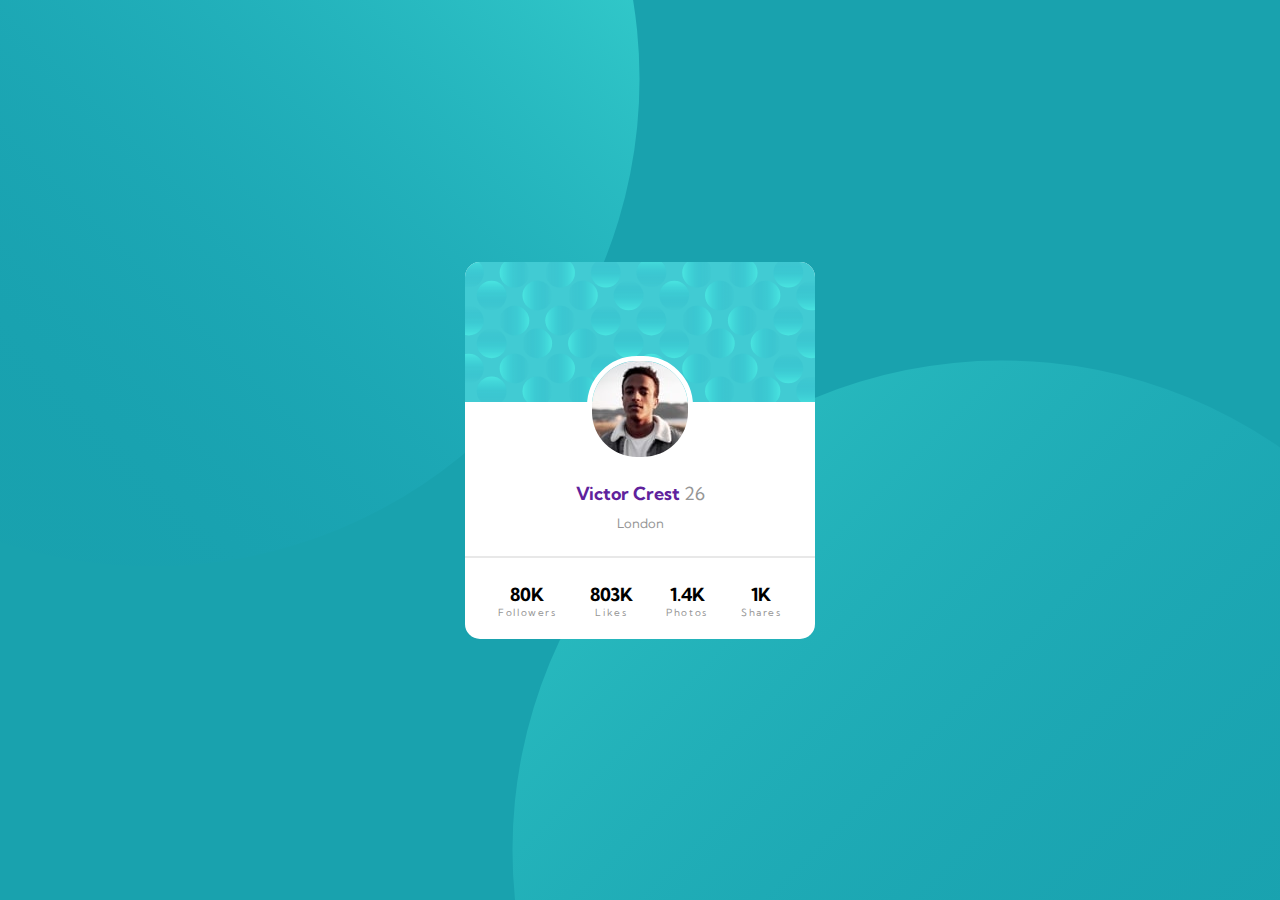
<file: index.html>
<!DOCTYPE html>
<html lang="es">

<head>
  <meta charset="UTF-8" />
  <meta name="viewport" content="width=device-width, initial-scale=1.0" />
  <!-- displays site properly based on user's device -->

  <link rel="icon" type="image/png" sizes="32x32" href="./images/favicon-32x32.png" />

  <title>Andres | Profile card component</title>

  <!-- Feel free to remove these styles or customise in your own stylesheet 👍 -->
  <link rel="stylesheet" href="./Styles/styles.css">
  <link rel="stylesheet" href="./Styles/tablet768.css" media="screen and (min-width: 768px)">
  <link rel="preconnect" href="https://fonts.googleapis.com" />
  <link rel="preconnect" href="https://fonts.gstatic.com" crossorigin />
  <link
    href="https://fonts.googleapis.com/css2?family=Kumbh+Sans:wght@400;700&family=Noto+Sans:wght@300;400&display=swap"
    rel="stylesheet" />
</head>

<body>
  <article class="card" id="tarjeta">
    <img src="./images/bg-pattern-card.svg" alt="" class="profile-back">
    <div>
      <div class="image-profile">
        <img src="./images/image-victor.jpg" alt="victor-profile">
      </div>
      <div class="description">
        <div class="data">
          <span>Victor Crest</span>
          <span>26</span>
        </div>
        <span>London</span>
      </div>
      <div class="stat">
        <div>
          <span>80K</span>
          <span>Followers</span>
        </div>
        <div>
          <span>803K</span>
          <span>Likes</span>
        </div>
        <div>
          <span>1.4K</span>
          <span> Photos</span>
        </div>
      </div>
    </div>
  </article>
</body>
<script src="./index.js"></script>

</html>
</file>
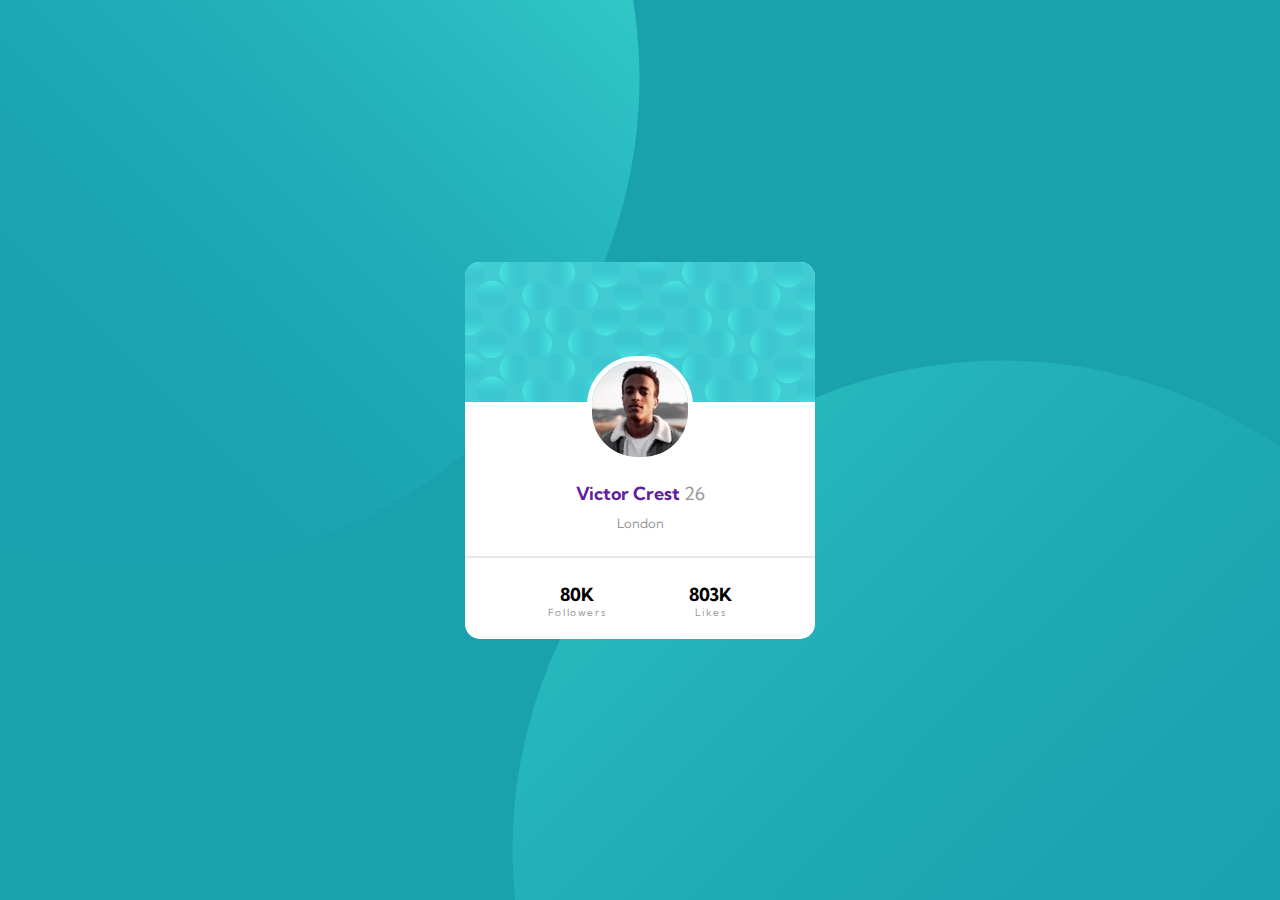
<file: profile-card-component-main/index.html>
<!DOCTYPE html>
<html lang="es">
  <head>
    <meta charset="UTF-8" />
    <meta name="viewport" content="width=device-width, initial-scale=1.0" />
    <!-- displays site properly based on user's device -->

    <link
      rel="icon"
      type="image/png"
      sizes="32x32"
      href="./images/favicon-32x32.png"
    />

    <title>Andres | Profile card component</title>

    <!-- Feel free to remove these styles or customise in your own stylesheet 👍 -->
    <link rel="stylesheet" href="./Styles/styles.css">
    <link rel="stylesheet" href="./Styles/tablet768.css" media="screen and (min-width: 768px)">
    <link rel="preconnect" href="https://fonts.googleapis.com" />
    <link rel="preconnect" href="https://fonts.gstatic.com" crossorigin />
    <link
      href="https://fonts.googleapis.com/css2?family=Kumbh+Sans:wght@400;700&family=Noto+Sans:wght@300;400&display=swap"
      rel="stylesheet"
    />
  </head>
  <body>
    <article class="card">
      <img src="./images/bg-pattern-card.svg" alt="" class="profile-back">
      <div>
        <div class="image-profile">
          <img src="./images/image-victor.jpg" alt="victor-profile">
        </div>
        <div class="description">
          <div class="data">
            <span>Victor Crest</span>
            <span>26</span>
          </div>
          <span>London</span>
        </div>
        <div class="stat">
          <div >
            <span>80K</span>
            <span>Followers</span>
          </div>
          <div>
            <span>803K</span>
            <span>Likes</span>
          </div>
          <div>
            <span>1.4K</span>
            <span>Photos</span>
          </div>
        </div>
      </div>
    </article>
  </body>
</html>
</file>
<file: Styles/styles.css>
:root {
    /*### Primary*/
    --Dark-cyan: hsl(185, 75%, 39%);
    --Very-dark-desaturated-blue: hsl(229, 23%, 23%);
    --Dark-grayish-blue: hsl(227, 10%, 46%);
    /*### Neutral*/
    --Dark-gray: hsl(0, 0%, 59%);
    /*## Typography*/
    /*### Body Copy*/
    --Font-size: 18px;
    font-family: 'Kumbh Sans', sans-serif;
    /*font-family: 'Noto Sans', sans-serif;*/
}

* {
    margin: 0;
    padding: 0;
    box-sizing: border-box;
}

body {
    display: flex;
    height: 100vh;
    width: 100vw;
    align-items: center;
    justify-content: center;
    background: url(../images/bg-pattern-top.svg), url(../images/bg-pattern-bottom.svg);
    background-color: hsl(185, 75%, 39%);
    background-repeat: no-repeat, no-repeat;
    background-position: right 50vw bottom 37vh, left 40vw top 40vh;
}

.card {
    background-color: #fff;
    width: auto;
    /*antes era 95%*/
    border-radius: 15px;
}

.profile-back {
    width: auto;
    height: auto;
    border-radius: 15px 15px 0px 0px;
}

.image-profile {
    display: flex;
    justify-content: center;
    margin: -50px auto 20px auto;
}

.image-profile img {
    border-radius: 50px;
    border: 5px solid #fff;
}

.description {
    display: flex;
    align-items: center;
    flex-direction: column;
}

.data span:nth-child(1) {
    font-weight: 700;
    font-size: var(--Font-size);
    color: black;
}

.data span:nth-child(2) {
    color: var(--Dark-grayish-blue);
}

.description .data span:nth-child(2) {
    font-weight: 400;
    color: var(--Dark-gray);
    padding-top: 10px;
    font-size: 18px;
    margin-bottom: 5px;
}

.description span:nth-child(2) {
    font-weight: 400;
    color: var(--Dark-gray);
    padding-top: 10px;
    font-size: 13px;
    margin-bottom: 5px;
}

.stat {
    display: flex;
    justify-content: space-evenly;
    border-top: 2px solid #e8e8e8;
    margin: 20px 0 0 0;
}

.stat>div {
    display: flex;
    flex-direction: column;
    align-items: center;
    margin: 25px 0 20px 0;
}

.stat>div span:nth-child(1) {
    font-weight: 700;
    font-size: var(--Font-size);
}

.stat>div span:nth-child(2) {
    font-weight: 400;
    font-size: 10px;
    color: var(--Dark-gray);
    letter-spacing: 0.1rem;
}

.stat>div span:nth-child(3) {
    font-weight: 400;
    font-size: 10px;
    color: var(--Dark-gray);
    letter-spacing: 0.1rem;
}
</file>
<file: Styles/tablet768.css>
@media (min-width: 768px) {
    .data span:nth-child(1) {
        color: #5f229c;
    }


}
</file>
<file: profile-card-component-main/Styles/styles.css>
:root {
    /*### Primary*/
    --Dark-cyan: hsl(185, 75%, 39%);
    --Very-dark-desaturated-blue: hsl(229, 23%, 23%);
    --Dark-grayish-blue: hsl(227, 10%, 46%);
    /*### Neutral*/
    --Dark-gray: hsl(0, 0%, 59%);
    /*## Typography*/
    /*### Body Copy*/
    --Font-size: 18px;
    font-family: 'Kumbh Sans', sans-serif;
    /*font-family: 'Noto Sans', sans-serif;*/
}

* {
    margin: 0;
    padding: 0;
    box-sizing: border-box;
}

body {
    display: flex;
    height: 100vh;
    width: 100vw;
    align-items: center;
    justify-content: center;
    background: url(../images/bg-pattern-top.svg), url(../images/bg-pattern-bottom.svg);
    background-color: hsl(185, 75%, 39%);
    background-repeat: no-repeat, no-repeat;
    background-position: right 50vw bottom 37vh, left 40vw top 40vh;
}

.card {
    background-color: #fff;
    width: auto;
    /*antes era 95%*/
    border-radius: 15px;
}

.profile-back {
    width: auto;
    height: auto;
    border-radius: 15px 15px 0px 0px;
}

.image-profile {
    display: flex;
    justify-content: center;
    margin: -50px auto 20px auto;
}

.image-profile img {
    border-radius: 50px;
    border: 5px solid #fff;
}

.description {
    display: flex;
    align-items: center;
    flex-direction: column;
}

.data span:nth-child(1) {
    font-weight: 700;
    font-size: var(--Font-size);
    color: black;
}

.data span:nth-child(2) {
    color: var(--Dark-grayish-blue);
}

.description .data span:nth-child(2) {
    font-weight: 400;
    color: var(--Dark-gray);
    padding-top: 10px;
    font-size: 18px;
    margin-bottom: 5px;
}

.description span:nth-child(2) {
    font-weight: 400;
    color: var(--Dark-gray);
    padding-top: 10px;
    font-size: 13px;
    margin-bottom: 5px;
}

.stat {
    display: flex;
    justify-content: space-evenly;
    border-top: 2px solid #e8e8e8;
    margin: 20px 0 0 0;
}

.stat>div {
    display: flex;
    flex-direction: column;
    align-items: center;
    margin: 25px 0 20px 0;
}

.stat>div span:nth-child(1) {
    font-weight: 700;
    font-size: var(--Font-size);
}

.stat>div span:nth-child(2) {
    font-weight: 400;
    font-size: 10px;
    color: var(--Dark-gray);
    letter-spacing: 0.1rem;
}
</file>
<file: profile-card-component-main/Styles/tablet768.css>
@media (min-width: 768px) {
    .data span:nth-child(1) {
        color: #5f229c;
    }

    .stat>div:nth-child(3) {
        display: none;
    }
}
</file>
